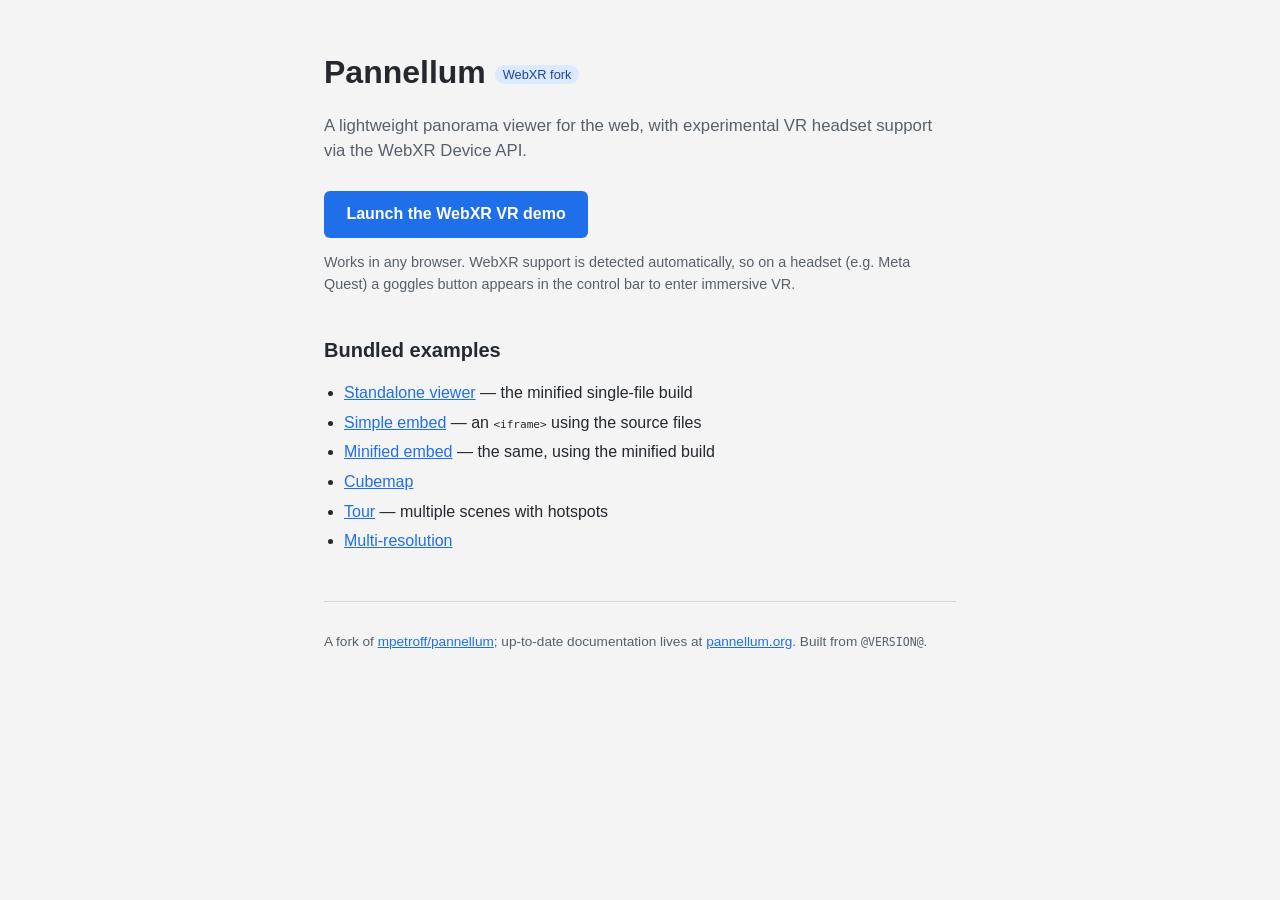
<file: index.html>
<!DOCTYPE HTML>
<html lang="en">
<head>
    <meta charset="utf-8">
    <meta name="viewport" content="width=device-width, initial-scale=1.0">
    <title>Pannellum (WebXR fork)</title>
    <meta name="description" content="Pannellum panorama viewer with experimental WebXR / VR headset support.">
    <style>
        :root { color-scheme: light dark; }
        * { box-sizing: border-box; }
        body {
            margin: 0;
            font-family: Helvetica, "Nimbus Sans L", "Liberation Sans", Arial, sans-serif;
            line-height: 1.5;
            color: #24292f;
            background: #f4f4f4;
        }
        main {
            max-width: 42rem;
            margin: 0 auto;
            padding: 3rem 1.25rem 4rem;
        }
        h1 { margin: 0 0 .25rem; font-size: 2rem; }
        h2 { margin: 2.5rem 0 .75rem; font-size: 1.25rem; }
        .tag {
            font-size: .8rem;
            font-weight: normal;
            vertical-align: middle;
            padding: .15rem .5rem;
            border-radius: 999px;
            background: #dbeafe;
            color: #1e40af;
        }
        .lead { font-size: 1.05rem; color: #57606a; }
        .cta { margin: 1.75rem 0 .5rem; }
        .button {
            display: inline-block;
            padding: .7rem 1.4rem;
            border-radius: 6px;
            background: #1f6feb;
            color: #fff;
            font-weight: bold;
            text-decoration: none;
        }
        .button:hover { background: #1158c7; }
        .hint { font-size: .9rem; color: #57606a; }
        ul { padding-left: 1.25rem; }
        li { margin: .35rem 0; }
        a { color: #1f6feb; }
        footer {
            margin-top: 3rem;
            padding-top: 1rem;
            border-top: 1px solid #d0d7de;
            font-size: .85rem;
            color: #57606a;
        }
        code { font-size: .85em; }
        @media (prefers-color-scheme: dark) {
            body { color: #e6edf3; background: #0d1117; }
            .lead, .hint, footer { color: #8b949e; }
            .tag { background: #1f3a5f; color: #9ecbff; }
            footer { border-top-color: #30363d; }
            a { color: #58a6ff; }
        }
    </style>
</head>
<body>
<main>
    <h1>Pannellum <span class="tag">WebXR fork</span></h1>
    <p class="lead">
        A lightweight panorama viewer for the web, with experimental VR headset
        support via the WebXR Device API.
    </p>

    <p class="cta"><a class="button" href="examples/example-webxr.htm">Launch the WebXR VR demo</a></p>
    <p class="hint">
        Works in any browser. WebXR support is detected automatically, so on a
        headset (e.g. Meta Quest) a goggles button appears in the control bar
        to enter immersive VR.
    </p>

    <h2>Bundled examples</h2>
    <ul>
        <li><a href="build/pannellum.htm">Standalone viewer</a> &mdash; the minified single-file build</li>
        <li><a href="examples/example.htm">Simple embed</a> &mdash; an <code>&lt;iframe&gt;</code> using the source files</li>
        <li><a href="examples/example-minified.htm">Minified embed</a> &mdash; the same, using the minified build</li>
        <li><a href="examples/example-cube.htm">Cubemap</a></li>
        <li><a href="examples/example-tour.htm">Tour</a> &mdash; multiple scenes with hotspots</li>
        <li><a href="examples/example-multires.htm">Multi-resolution</a></li>
    </ul>

    <footer>
        <p>
            A fork of <a href="https://github.com/mpetroff/pannellum">mpetroff/pannellum</a>;
            up-to-date documentation lives at <a href="https://pannellum.org/">pannellum.org</a>.
            Built from <code>@VERSION@</code>.
        </p>
    </footer>
</main>
</body>
</html>
</file>
